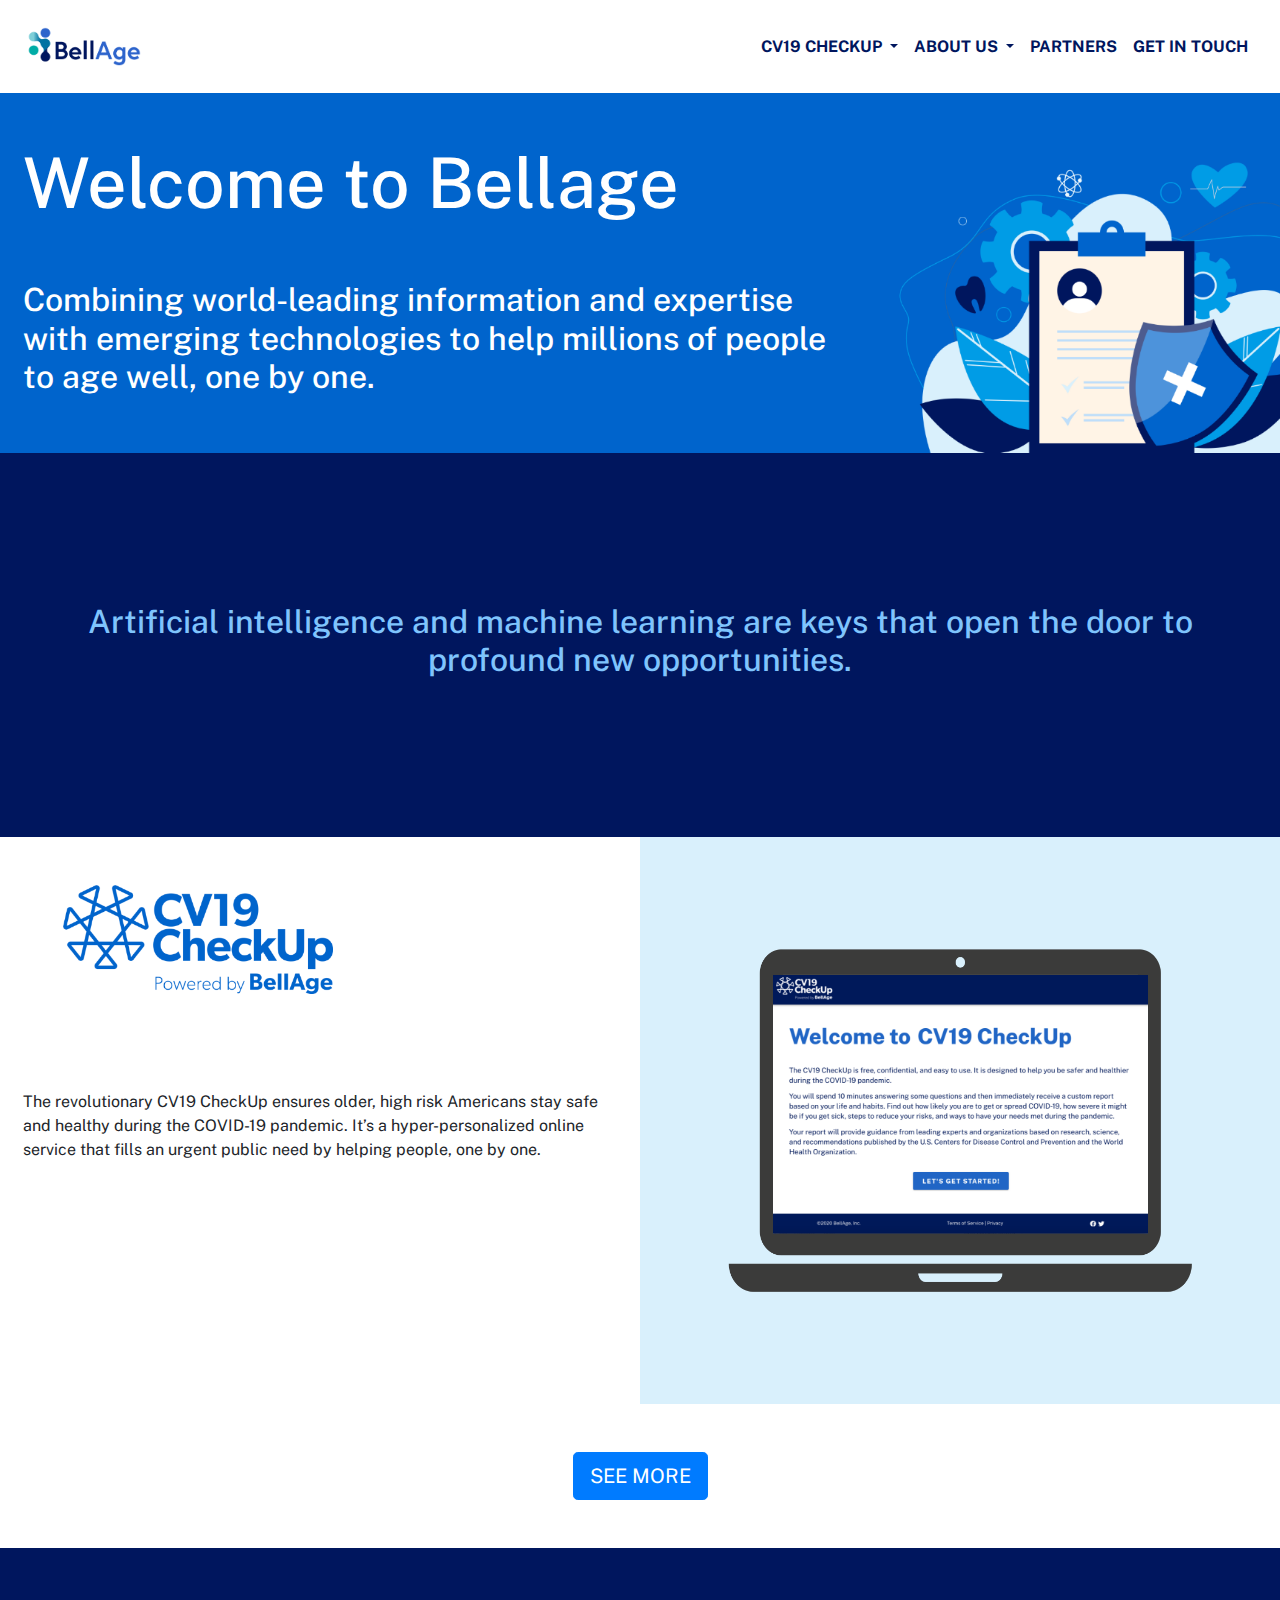
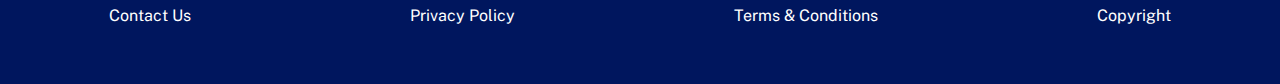
<file: index.html>
<!DOCTYPE html>
<html lang="en">
  <head>
    <!-- Required meta tags -->
    <meta charset="utf-8" />
    <meta
      name="viewport"
      content="width=device-width, initial-scale=1, shrink-to-fit=no"
    />

    <!-- Styles -->
    <link rel="stylesheet" href="/main.css" />

    <!-- Bootstrap CSS -->
    <link
      rel="stylesheet"
      href="https://stackpath.bootstrapcdn.com/bootstrap/4.5.2/css/bootstrap.min.css"
      integrity="sha384-JcKb8q3iqJ61gNV9KGb8thSsNjpSL0n8PARn9HuZOnIxN0hoP+VmmDGMN5t9UJ0Z"
      crossorigin="anonymous"
    />

    <!-- Fonts -->

    <link
      href="https://fonts.googleapis.com/css2?family=Public+Sans:wght@300;400;500;600;700&display=swap"
      rel="stylesheet"
    />

    <title>Bellage</title>
  </head>
  <body>
    <header>
      <nav class="navbar navbar-light navbar-expand-md py-4 px-4">
        <a href="index.html">
          <img src="/img/Bellage logo.png" width="120px" />
        </a>
        <button
          class="navbar-toggler"
          type="button"
          data-toggle="collapse"
          data-target="#navbarCollapse"
          aria-controls="navbarCollapse"
          aria-expanded="false"
          aria-label="Toggle navigation"
        >
          <span class="navbar-toggler-icon"></span>
        </button>
        <div class="collapse navbar-collapse" id="navbarCollapse">
          <ul class="navbar-nav ml-auto text-center">
            <li class="nav-item dropdown">
              <a
                class="nav-link dropdown-toggle"
                href="#"
                id="navbarDropdown"
                role="button"
                data-toggle="dropdown"
                aria-haspopup="true"
                aria-expanded="false"
              >
                CV19 CHECKUP
              </a>
              <div class="dropdown-menu" aria-labelledby="navbarDropdown">
                <a class="dropdown-item" href="/about.html"
                  >ABOUT THE SERVICE</a
                >
                <div class="dropdown-divider"></div>
                <a class="dropdown-item" href="./about.html#how-it-works"
                  >HOW IT WORKS</a
                >
                <div class="dropdown-divider"></div>
                <a class="dropdown-item" href="/useful.html"
                  >USEFUL RESOURCES</a
                >
              </div>
            </li>
            <li class="nav-item dropdown">
              <a
                class="nav-link dropdown-toggle"
                href="#"
                id="navbarDropdown"
                role="button"
                data-toggle="dropdown"
                aria-haspopup="true"
                aria-expanded="false"
              >
                ABOUT US
              </a>
              <div class="dropdown-menu" aria-labelledby="navbarDropdown">
                <a class="dropdown-item" href="/mission.html">MISSION</a>
                <div class="dropdown-divider"></div>
                <a class="dropdown-item" href="#">TEAM</a>
                <div class="dropdown-divider"></div>
                <a class="dropdown-item" href="#">NEWS: COMING SOON</a>
              </div>
            </li>
            <li class="nav-item">
              <a class="nav-link" href="#">PARTNERS</a>
            </li>
            <li class="nav-item">
              <a class="nav-link" href="/getintouch.html">GET IN TOUCH</a>
            </li>
          </ul>
        </div>
      </nav>
    </header>
    <!-- Section one -->

    <div class="section-one">
      <div class="container-fluid">
        <div class="row">
          <div class="col-md-8 text-left">
            <h1 class="welcome-title py-5 px-2">Welcome to Bellage</h1>
            <h2 class="px-2 pb-5">
              Combining world-leading information and expertise with emerging
              technologies to help millions of people to age well, one by one.
            </h2>
          </div>
          <div class="col-md-4 d-flex align-items-end div-img">
            <img class="first-img img-fluid" src="/img/first-img.png" />
          </div>
        </div>
      </div>
    </div>

    <!-- section two -->

    <div class="section-two">
      <div class="container">
        <div class="row">
          <div class="col-md-12">
            <h2 class="text-section-two text-center">
              Artificial intelligence and machine learning are keys that open
              the door to profound new opportunities.
            </h2>
          </div>
        </div>
      </div>
    </div>

    <!-- Section three -->

    <div class="section-three container-fluid">
      <div class="row">
        <div class="col-md-6">
          <img
            class="py-5 px-5 img-logo"
            src="/img/CV19CheckUp_BellAge_lockup_logo_blue.png"
          />
          <p class="px-2 py-5">
            The revolutionary CV19 CheckUp ensures older, high risk Americans
            stay safe and healthy during the COVID-19 pandemic. It’s a
            hyper-personalized online service that fills an urgent public need
            by helping people, one by one.
          </p>
        </div>
        <div class="col-md-6 pc-area d-flex justify-content-center">
          <img class="py-5 px-3 img-fluid" src="/img/pc.png" />
        </div>
      </div>
      <div class="text-center py-5 d-flex justify-content-center">
        <a
          href="/about.html"
          class="btn btn-primary btn-lg"
          tabindex="-1"
          role="button"
          >SEE MORE</a
        >
      </div>
    </div>

    <!-- Footer -->

    <footer>
      <div
        class="footer py-5 d-flex justify-content-around flex-wrap text-center"
      >
        <a class="px-3 py-2" href="">Contact Us</a>
        <a class="px-3 py-2" href="">Privacy Policy</a>
        <a class="px-3 py-2" href="">Terms & Conditions</a>
        <a class="px-3 py-2" href="">Copyright</a>
      </div>
    </footer>
    <!-- Optional JavaScript -->
    <!-- jQuery first, then Popper.js, then Bootstrap JS -->
    <script
      src="https://code.jquery.com/jquery-3.5.1.slim.min.js"
      integrity="sha384-DfXdz2htPH0lsSSs5nCTpuj/zy4C+OGpamoFVy38MVBnE+IbbVYUew+OrCXaRkfj"
      crossorigin="anonymous"
    ></script>
    <script
      src="https://cdn.jsdelivr.net/npm/popper.js@1.16.1/dist/umd/popper.min.js"
      integrity="sha384-9/reFTGAW83EW2RDu2S0VKaIzap3H66lZH81PoYlFhbGU+6BZp6G7niu735Sk7lN"
      crossorigin="anonymous"
    ></script>
    <script
      src="https://stackpath.bootstrapcdn.com/bootstrap/4.5.2/js/bootstrap.min.js"
      integrity="sha384-B4gt1jrGC7Jh4AgTPSdUtOBvfO8shuf57BaghqFfPlYxofvL8/KUEfYiJOMMV+rV"
      crossorigin="anonymous"
    ></script>
  </body>
</html>
</file>
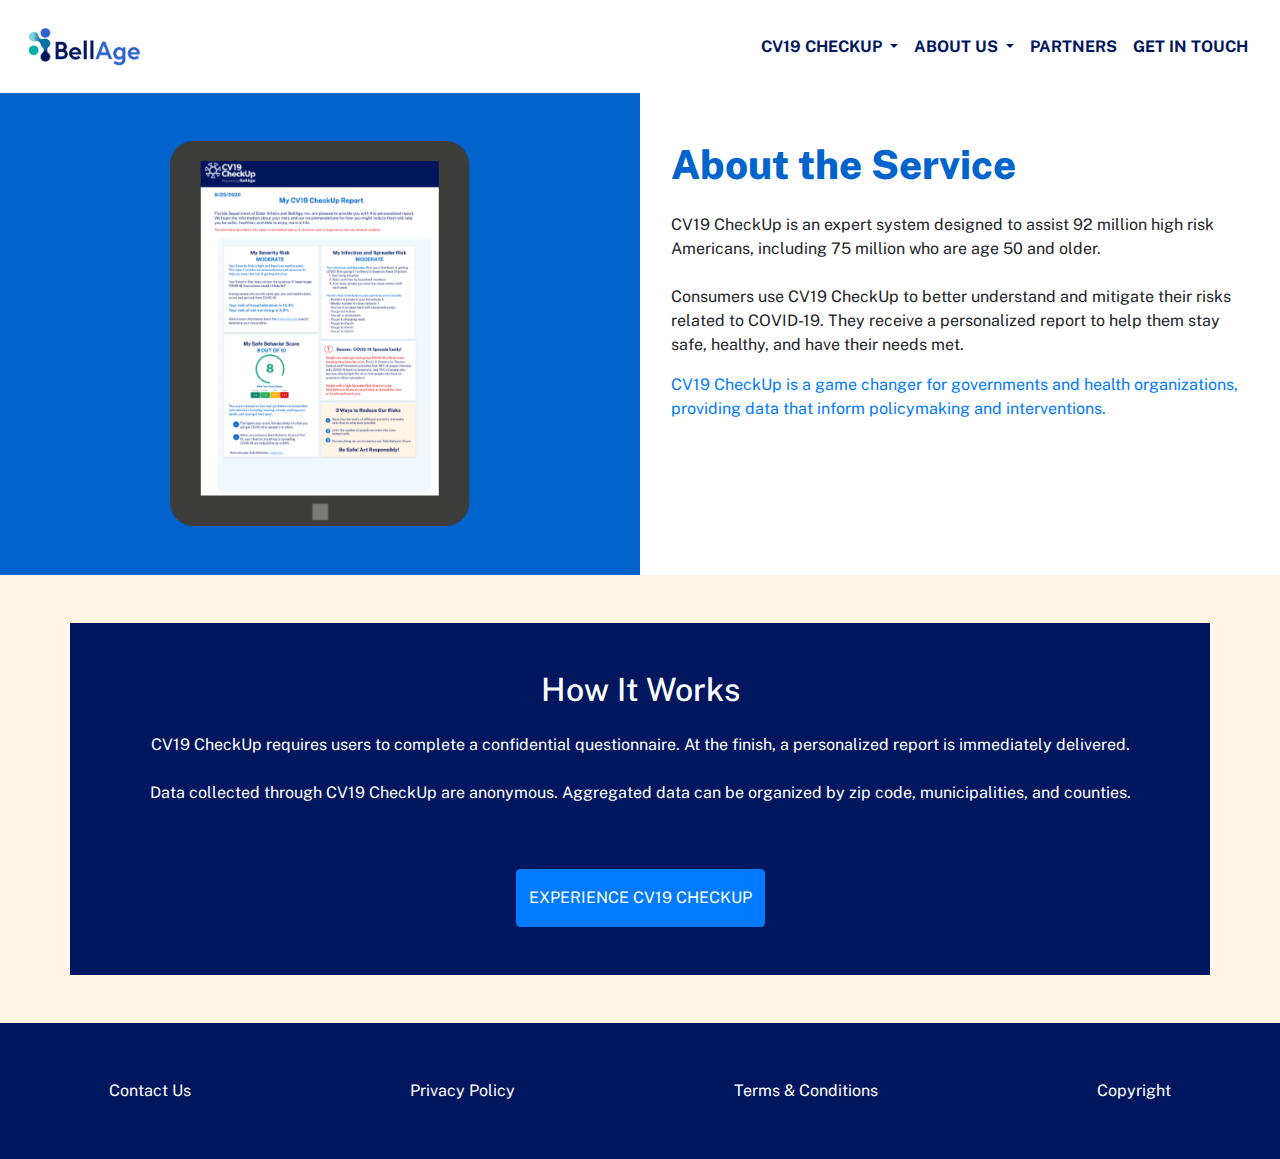
<file: about.html>
<!DOCTYPE html>
<html lang="en">
  <head>
    <!-- Required meta tags -->
    <meta charset="utf-8" />
    <meta
      name="viewport"
      content="width=device-width, initial-scale=1, shrink-to-fit=no"
    />

    <!-- Styles -->
    <link rel="stylesheet" href="/main.css" />

    <!-- Bootstrap CSS -->
    <link
      rel="stylesheet"
      href="https://stackpath.bootstrapcdn.com/bootstrap/4.5.2/css/bootstrap.min.css"
      integrity="sha384-JcKb8q3iqJ61gNV9KGb8thSsNjpSL0n8PARn9HuZOnIxN0hoP+VmmDGMN5t9UJ0Z"
      crossorigin="anonymous"
    />

    <!-- Fonts -->

    <link
      href="https://fonts.googleapis.com/css2?family=Public+Sans:wght@300;400;500;600;700;800&display=swap"
      rel="stylesheet"
    />

    <title>About</title>
  </head>
  <body>
    <header>
      <nav class="navbar navbar-light navbar-expand-md py-4 px-4">
        <a href="index.html">
          <img src="/img/Bellage logo.png" width="120px" />
        </a>
        <button
          class="navbar-toggler"
          type="button"
          data-toggle="collapse"
          data-target="#navbarCollapse"
          aria-controls="navbarCollapse"
          aria-expanded="false"
          aria-label="Toggle navigation"
        >
          <span class="navbar-toggler-icon"></span>
        </button>
        <div class="collapse navbar-collapse" id="navbarCollapse">
          <ul class="navbar-nav ml-auto text-center">
            <li class="nav-item dropdown">
              <a
                class="nav-link dropdown-toggle"
                href="#"
                id="navbarDropdown"
                role="button"
                data-toggle="dropdown"
                aria-haspopup="true"
                aria-expanded="false"
              >
                CV19 CHECKUP
              </a>
              <div class="dropdown-menu" aria-labelledby="navbarDropdown">
                <a class="dropdown-item" href="/about.html"
                  >ABOUT THE SERVICE</a
                >
                <div class="dropdown-divider"></div>
                <a class="dropdown-item" href="./about.html#how-it-works"
                  >HOW IT WORKS</a
                >
                <div class="dropdown-divider"></div>
                <a class="dropdown-item" href="/useful.html"
                  >USEFUL RESOURCES</a
                >
              </div>
            </li>
            <li class="nav-item dropdown">
              <a
                class="nav-link dropdown-toggle"
                href="#"
                id="navbarDropdown"
                role="button"
                data-toggle="dropdown"
                aria-haspopup="true"
                aria-expanded="false"
              >
                ABOUT US
              </a>
              <div class="dropdown-menu" aria-labelledby="navbarDropdown">
                <a class="dropdown-item" href="/mission.html">MISSION</a>
                <div class="dropdown-divider"></div>
                <a class="dropdown-item" href="#">TEAM</a>
                <div class="dropdown-divider"></div>
                <a class="dropdown-item" href="#">NEWS: COMING SOON</a>
              </div>
            </li>
            <li class="nav-item">
              <a class="nav-link" href="#">PARTNERS</a>
            </li>
            <li class="nav-item">
              <a class="nav-link" href="/getintouch.html">GET IN TOUCH</a>
            </li>
          </ul>
        </div>
      </nav>
    </header>
    <!-- Section One About -->
    <div class="container-fluid">
      <div class="row">
        <div class="col-md-6 tablet-area d-flex justify-content-center">
          <img class="py-5 img-tablet" src="/img/tablet.png" />
        </div>
        <div class="col-md-6">
          <h1 class="px-3 pt-5 blue-title">About the Service</h1>
          <p class="px-3 pt-3">
            CV19 CheckUp is an expert system designed to assist 92 million high
            risk Americans, including 75 million who are age 50 and older.
            <br />
            <br />
            Consumers use CV19 CheckUp to better understand and mitigate their
            risks related to COVID-19. They receive a personalized report to
            help them stay safe, healthy, and have their needs met.
          </p>
          <p class="px-3 text-primary">
            CV19 CheckUp is a game changer for governments and health
            organizations, providing data that inform policymaking and
            interventions.
          </p>
        </div>
      </div>
    </div>

    <!-- Section two About -->

    <div class="section-two-about text-center py-5" id="how-it-works">
      <div class="container items-section-two py-5">
        <h2 class="px-5 pb-3">How It Works</h2>
        <p class="px-3">
          CV19 CheckUp requires users to complete a confidential questionnaire.
          At the finish, a personalized report is immediately delivered. <br />
          <br />
          Data collected through CV19 CheckUp are anonymous. Aggregated data can
          be organized by zip code, municipalities, and counties.
        </p>
        <button class="btn btn-primary btn-large py-3 mt-5">
          EXPERIENCE CV19 CHECKUP
        </button>
      </div>
    </div>

    <!-- Footer -->

    <footer>
      <div
        class="footer py-5 d-flex justify-content-around flex-wrap text-center"
      >
        <a class="px-3 py-2" href="">Contact Us</a>
        <a class="px-3 py-2" href="">Privacy Policy</a>
        <a class="px-3 py-2" href="">Terms & Conditions</a>
        <a class="px-3 py-2" href="">Copyright</a>
      </div>
    </footer>

    <!-- Optional JavaScript -->
    <!-- jQuery first, then Popper.js, then Bootstrap JS -->
    <script
      src="https://code.jquery.com/jquery-3.5.1.slim.min.js"
      integrity="sha384-DfXdz2htPH0lsSSs5nCTpuj/zy4C+OGpamoFVy38MVBnE+IbbVYUew+OrCXaRkfj"
      crossorigin="anonymous"
    ></script>
    <script
      src="https://cdn.jsdelivr.net/npm/popper.js@1.16.1/dist/umd/popper.min.js"
      integrity="sha384-9/reFTGAW83EW2RDu2S0VKaIzap3H66lZH81PoYlFhbGU+6BZp6G7niu735Sk7lN"
      crossorigin="anonymous"
    ></script>
    <script
      src="https://stackpath.bootstrapcdn.com/bootstrap/4.5.2/js/bootstrap.min.js"
      integrity="sha384-B4gt1jrGC7Jh4AgTPSdUtOBvfO8shuf57BaghqFfPlYxofvL8/KUEfYiJOMMV+rV"
      crossorigin="anonymous"
    ></script>
  </body>
</html>
</file>
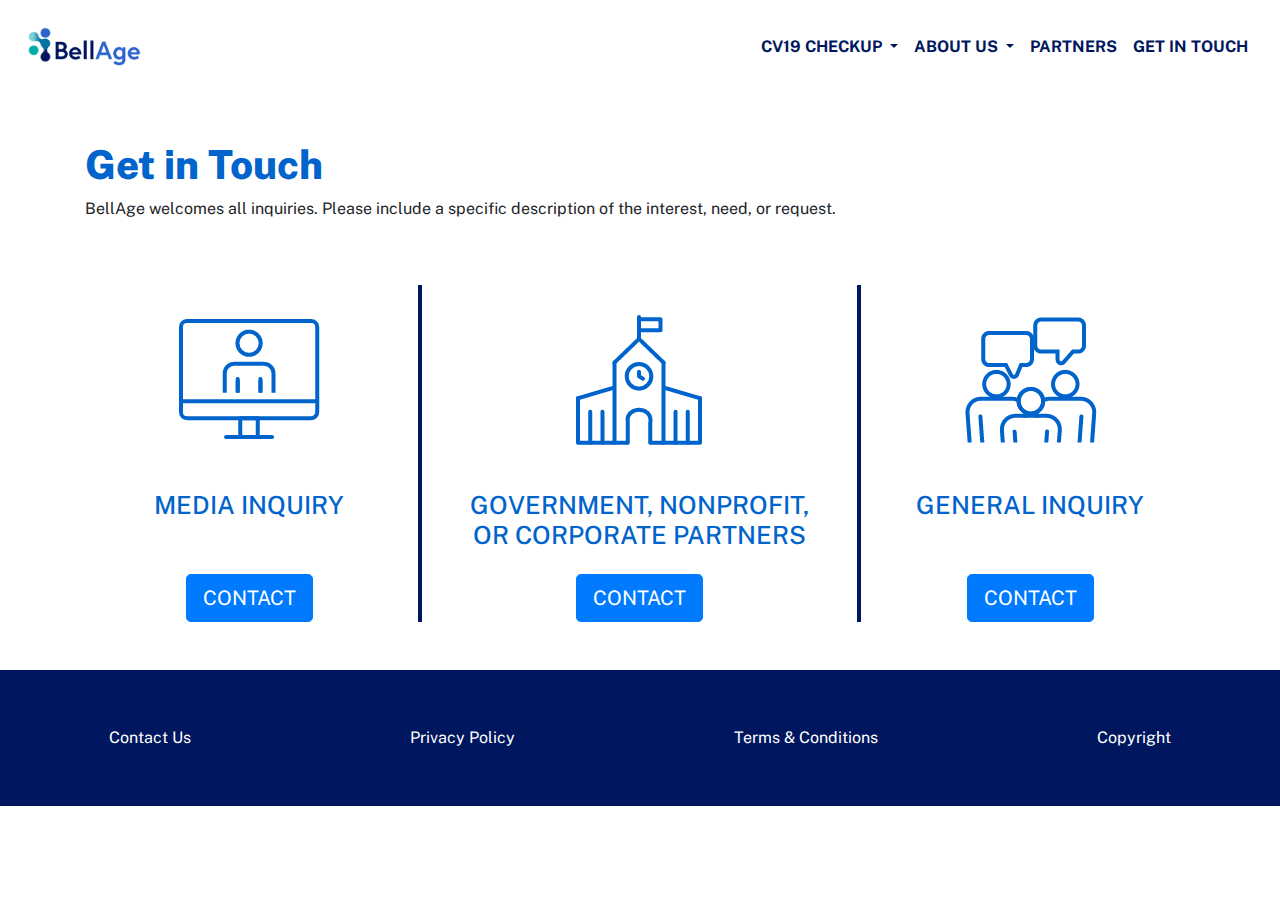
<file: getintouch.html>
<!DOCTYPE html>
<html lang="en">
  <head>
    <!-- Required meta tags -->
    <meta charset="utf-8" />
    <meta
      name="viewport"
      content="width=device-width, initial-scale=1, shrink-to-fit=no"
    />

    <!-- Styles -->
    <link rel="stylesheet" href="/main.css" />

    <!-- Fonts -->

    <link
      href="https://fonts.googleapis.com/css2?family=Public+Sans:wght@300;400;500;600;700;800&display=swap"
      rel="stylesheet"
    />

    <!-- Bootstrap CSS -->
    <link
      rel="stylesheet"
      href="https://stackpath.bootstrapcdn.com/bootstrap/4.5.2/css/bootstrap.min.css"
      integrity="sha384-JcKb8q3iqJ61gNV9KGb8thSsNjpSL0n8PARn9HuZOnIxN0hoP+VmmDGMN5t9UJ0Z"
      crossorigin="anonymous"
    />

    <title>Get in Touch</title>
  </head>
  <body>
    <header>
      <nav class="navbar navbar-light navbar-expand-md py-4 px-4">
        <a href="index.html">
          <img src="/img/Bellage logo.png" width="120px" />
        </a>
        <button
          class="navbar-toggler"
          type="button"
          data-toggle="collapse"
          data-target="#navbarCollapse"
          aria-controls="navbarCollapse"
          aria-expanded="false"
          aria-label="Toggle navigation"
        >
          <span class="navbar-toggler-icon"></span>
        </button>
        <div class="collapse navbar-collapse" id="navbarCollapse">
          <ul class="navbar-nav ml-auto text-center">
            <li class="nav-item dropdown">
              <a
                class="nav-link dropdown-toggle"
                href="#"
                id="navbarDropdown"
                role="button"
                data-toggle="dropdown"
                aria-haspopup="true"
                aria-expanded="false"
              >
                CV19 CHECKUP
              </a>
              <div class="dropdown-menu" aria-labelledby="navbarDropdown">
                <a class="dropdown-item" href="/about.html"
                  >ABOUT THE SERVICE</a
                >
                <div class="dropdown-divider"></div>
                <a class="dropdown-item" href="./about.html#how-it-works"
                  >HOW IT WORKS</a
                >
                <div class="dropdown-divider"></div>
                <a class="dropdown-item" href="/useful.html"
                  >USEFUL RESOURCES</a
                >
              </div>
            </li>
            <li class="nav-item dropdown">
              <a
                class="nav-link dropdown-toggle"
                href="#"
                id="navbarDropdown"
                role="button"
                data-toggle="dropdown"
                aria-haspopup="true"
                aria-expanded="false"
              >
                ABOUT US
              </a>
              <div class="dropdown-menu" aria-labelledby="navbarDropdown">
                <a class="dropdown-item" href="/mission.html">MISSION</a>
                <div class="dropdown-divider"></div>
                <a class="dropdown-item" href="#">TEAM</a>
                <div class="dropdown-divider"></div>
                <a class="dropdown-item" href="#">NEWS: COMING SOON</a>
              </div>
            </li>
            <li class="nav-item">
              <a class="nav-link" href="#">PARTNERS</a>
            </li>
            <li class="nav-item">
              <a class="nav-link" href="/getintouch.html">GET IN TOUCH</a>
            </li>
          </ul>
        </div>
      </nav>
    </header>
    <div class="container">
      <div>
        <h1 class="blue-title pt-5">Get in Touch</h1>
        <p>
          BellAge welcomes all inquiries. Please include a specific description
          of the interest, need, or request.
        </p>
      </div>
      <div class="container-fluid py-5">
        <div class="d-flex justify-content-around flex-wrap">
          <div class="text-center px-3">
            <img src="/img/component15.png" alt="" />
            <h3 class="text-get py-3">MEDIA INQUIRY <br /><br /></h3>
            <button class="btn btn-primary btn-lg">CONTACT</button>
          </div>
          <div class="text-center border-church px-5">
            <img src="/img/component16.png" alt="" />
            <h3 class="text-get py-3">
              GOVERNMENT, NONPROFIT, <br />
              OR CORPORATE PARTNERS
            </h3>
            <button class="btn btn-primary btn-lg">CONTACT</button>
          </div>
          <div class="text-center px-3">
            <img src="/img/component17.png" alt="" />
            <h3 class="text-get py-3">GENERAL INQUIRY <br /><br /></h3>
            <button class="btn btn-primary btn-lg">CONTACT</button>
          </div>
        </div>
      </div>
    </div>

    <!-- Footer -->

    <footer>
      <div
        class="footer py-5 d-flex justify-content-around flex-wrap text-center"
      >
        <a class="px-3 py-2" href="">Contact Us</a>
        <a class="px-3 py-2" href="">Privacy Policy</a>
        <a class="px-3 py-2" href="">Terms & Conditions</a>
        <a class="px-3 py-2" href="">Copyright</a>
      </div>
    </footer>

    <!-- Optional JavaScript -->
    <!-- jQuery first, then Popper.js, then Bootstrap JS -->
    <script
      src="https://code.jquery.com/jquery-3.5.1.slim.min.js"
      integrity="sha384-DfXdz2htPH0lsSSs5nCTpuj/zy4C+OGpamoFVy38MVBnE+IbbVYUew+OrCXaRkfj"
      crossorigin="anonymous"
    ></script>
    <script
      src="https://cdn.jsdelivr.net/npm/popper.js@1.16.1/dist/umd/popper.min.js"
      integrity="sha384-9/reFTGAW83EW2RDu2S0VKaIzap3H66lZH81PoYlFhbGU+6BZp6G7niu735Sk7lN"
      crossorigin="anonymous"
    ></script>
    <script
      src="https://stackpath.bootstrapcdn.com/bootstrap/4.5.2/js/bootstrap.min.js"
      integrity="sha384-B4gt1jrGC7Jh4AgTPSdUtOBvfO8shuf57BaghqFfPlYxofvL8/KUEfYiJOMMV+rV"
      crossorigin="anonymous"
    ></script>
  </body>
</html>
</file>
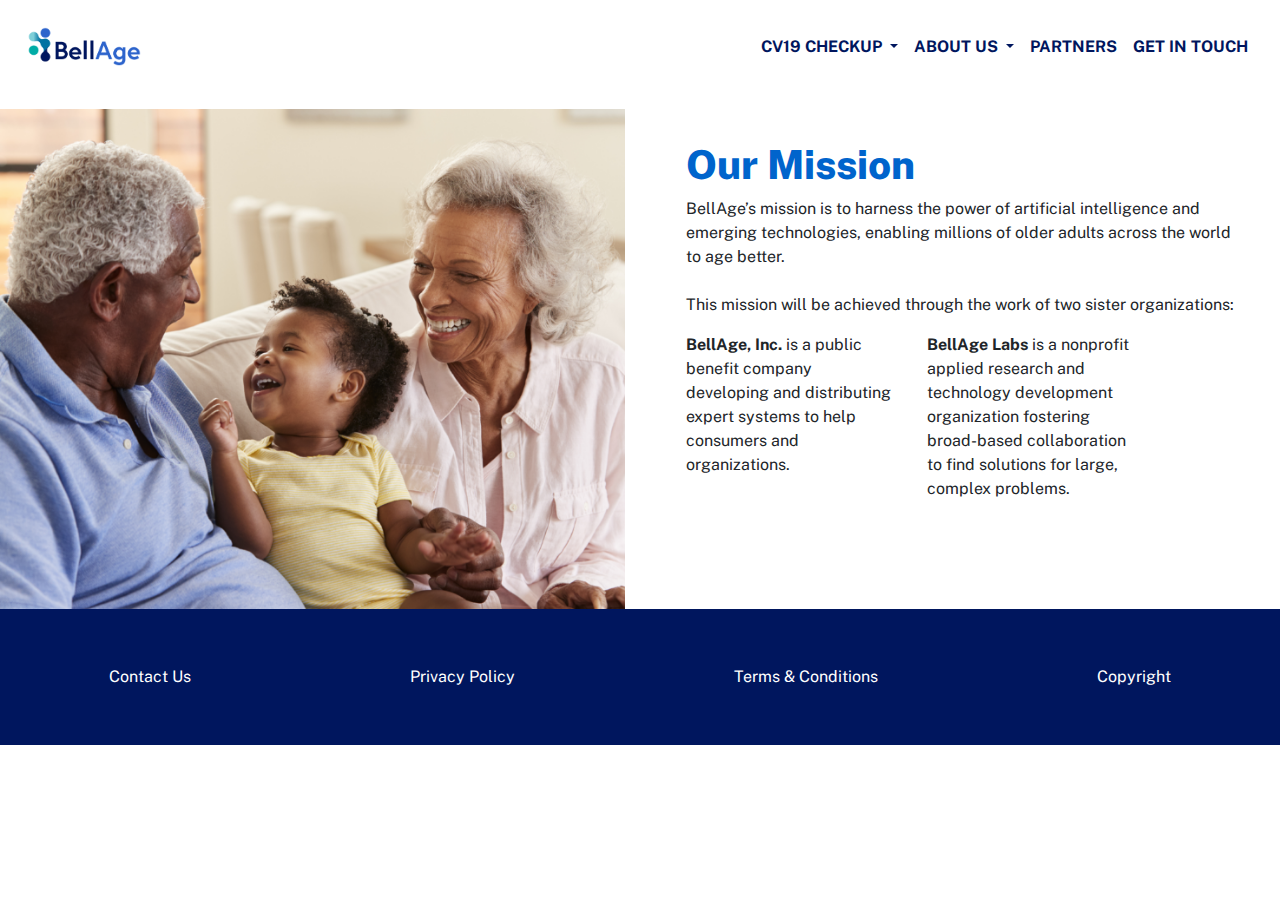
<file: mission.html>
<!DOCTYPE html>
<html lang="en">
  <head>
    <!-- Required meta tags -->
    <meta charset="utf-8" />
    <meta
      name="viewport"
      content="width=device-width, initial-scale=1, shrink-to-fit=no"
    />

    <!-- Styles -->
    <link rel="stylesheet" href="/main.css" />

    <!-- Fonts -->

    <link
      href="https://fonts.googleapis.com/css2?family=Public+Sans:wght@300;400;500;600;700;800&display=swap"
      rel="stylesheet"
    />

    <!-- Bootstrap CSS -->
    <link
      rel="stylesheet"
      href="https://stackpath.bootstrapcdn.com/bootstrap/4.5.2/css/bootstrap.min.css"
      integrity="sha384-JcKb8q3iqJ61gNV9KGb8thSsNjpSL0n8PARn9HuZOnIxN0hoP+VmmDGMN5t9UJ0Z"
      crossorigin="anonymous"
    />

    <title>Mission</title>
  </head>
  <body>
    <header>
      <nav class="navbar navbar-light navbar-expand-md py-4 px-4">
        <a href="index.html">
          <img src="/img/Bellage logo.png" width="120px" />
        </a>
        <button
          class="navbar-toggler"
          type="button"
          data-toggle="collapse"
          data-target="#navbarCollapse"
          aria-controls="navbarCollapse"
          aria-expanded="false"
          aria-label="Toggle navigation"
        >
          <span class="navbar-toggler-icon"></span>
        </button>
        <div class="collapse navbar-collapse" id="navbarCollapse">
          <ul class="navbar-nav ml-auto text-center">
            <li class="nav-item dropdown">
              <a
                class="nav-link dropdown-toggle"
                href="#"
                id="navbarDropdown"
                role="button"
                data-toggle="dropdown"
                aria-haspopup="true"
                aria-expanded="false"
              >
                CV19 CHECKUP
              </a>
              <div class="dropdown-menu" aria-labelledby="navbarDropdown">
                <a class="dropdown-item" href="/about.html"
                  >ABOUT THE SERVICE</a
                >
                <div class="dropdown-divider"></div>
                <a class="dropdown-item" href="./about.html#how-it-works"
                  >HOW IT WORKS</a
                >
                <div class="dropdown-divider"></div>
                <a class="dropdown-item" href="/useful.html"
                  >USEFUL RESOURCES</a
                >
              </div>
            </li>
            <li class="nav-item dropdown">
              <a
                class="nav-link dropdown-toggle"
                href="#"
                id="navbarDropdown"
                role="button"
                data-toggle="dropdown"
                aria-haspopup="true"
                aria-expanded="false"
              >
                ABOUT US
              </a>
              <div class="dropdown-menu" aria-labelledby="navbarDropdown">
                <a class="dropdown-item" href="/mission.html">MISSION</a>
                <div class="dropdown-divider"></div>
                <a class="dropdown-item" href="#">TEAM</a>
                <div class="dropdown-divider"></div>
                <a class="dropdown-item" href="#">NEWS: COMING SOON</a>
              </div>
            </li>
            <li class="nav-item">
              <a class="nav-link" href="#">PARTNERS</a>
            </li>
            <li class="nav-item">
              <a class="nav-link" href="/getintouch.html">GET IN TOUCH</a>
            </li>
          </ul>
        </div>
      </nav>
      <div>
        <div class="container-fluid">
          <div class="row">
            <div class="col-md-6 text-center pl-0">
              <img src="/img/mission-photo.png" class="img-mission pt-3" />
            </div>
            <div class="col-md-6">
              <div class="container">
                <div class="px-3 py-5">
                  <h1 class="blue-title">Our Mission</h1>
                  <p>
                    BellAge’s mission is to harness the power of artificial
                    intelligence and emerging technologies, enabling millions of
                    older adults across the world to age better. <br /><br />
                    This mission will be achieved through the work of two sister
                    organizations:
                  </p>
                  <div class="row">
                    <div class="col-md-5">
                      <p>
                        <strong>BellAge, Inc.</strong> is a public benefit
                        company developing and distributing expert systems to
                        help consumers and organizations.
                      </p>
                    </div>
                    <div class="col-md-5">
                      <p>
                        <strong>BellAge Labs</strong> is a nonprofit applied
                        research and technology development organization
                        fostering broad-based collaboration to find solutions
                        for large, complex problems.
                      </p>
                    </div>
                  </div>
                </div>
              </div>
            </div>
          </div>
        </div>
      </div>
    </header>

    <!-- Footer -->

    <footer>
      <div
        class="footer py-5 d-flex justify-content-around flex-wrap text-center"
      >
        <a class="px-3 py-2" href="">Contact Us</a>
        <a class="px-3 py-2" href="">Privacy Policy</a>
        <a class="px-3 py-2" href="">Terms & Conditions</a>
        <a class="px-3 py-2" href="">Copyright</a>
      </div>
    </footer>

    <!-- Optional JavaScript -->
    <!-- jQuery first, then Popper.js, then Bootstrap JS -->
    <script
      src="https://code.jquery.com/jquery-3.5.1.slim.min.js"
      integrity="sha384-DfXdz2htPH0lsSSs5nCTpuj/zy4C+OGpamoFVy38MVBnE+IbbVYUew+OrCXaRkfj"
      crossorigin="anonymous"
    ></script>
    <script
      src="https://cdn.jsdelivr.net/npm/popper.js@1.16.1/dist/umd/popper.min.js"
      integrity="sha384-9/reFTGAW83EW2RDu2S0VKaIzap3H66lZH81PoYlFhbGU+6BZp6G7niu735Sk7lN"
      crossorigin="anonymous"
    ></script>
    <script
      src="https://stackpath.bootstrapcdn.com/bootstrap/4.5.2/js/bootstrap.min.js"
      integrity="sha384-B4gt1jrGC7Jh4AgTPSdUtOBvfO8shuf57BaghqFfPlYxofvL8/KUEfYiJOMMV+rV"
      crossorigin="anonymous"
    ></script>
  </body>
</html>
</file>
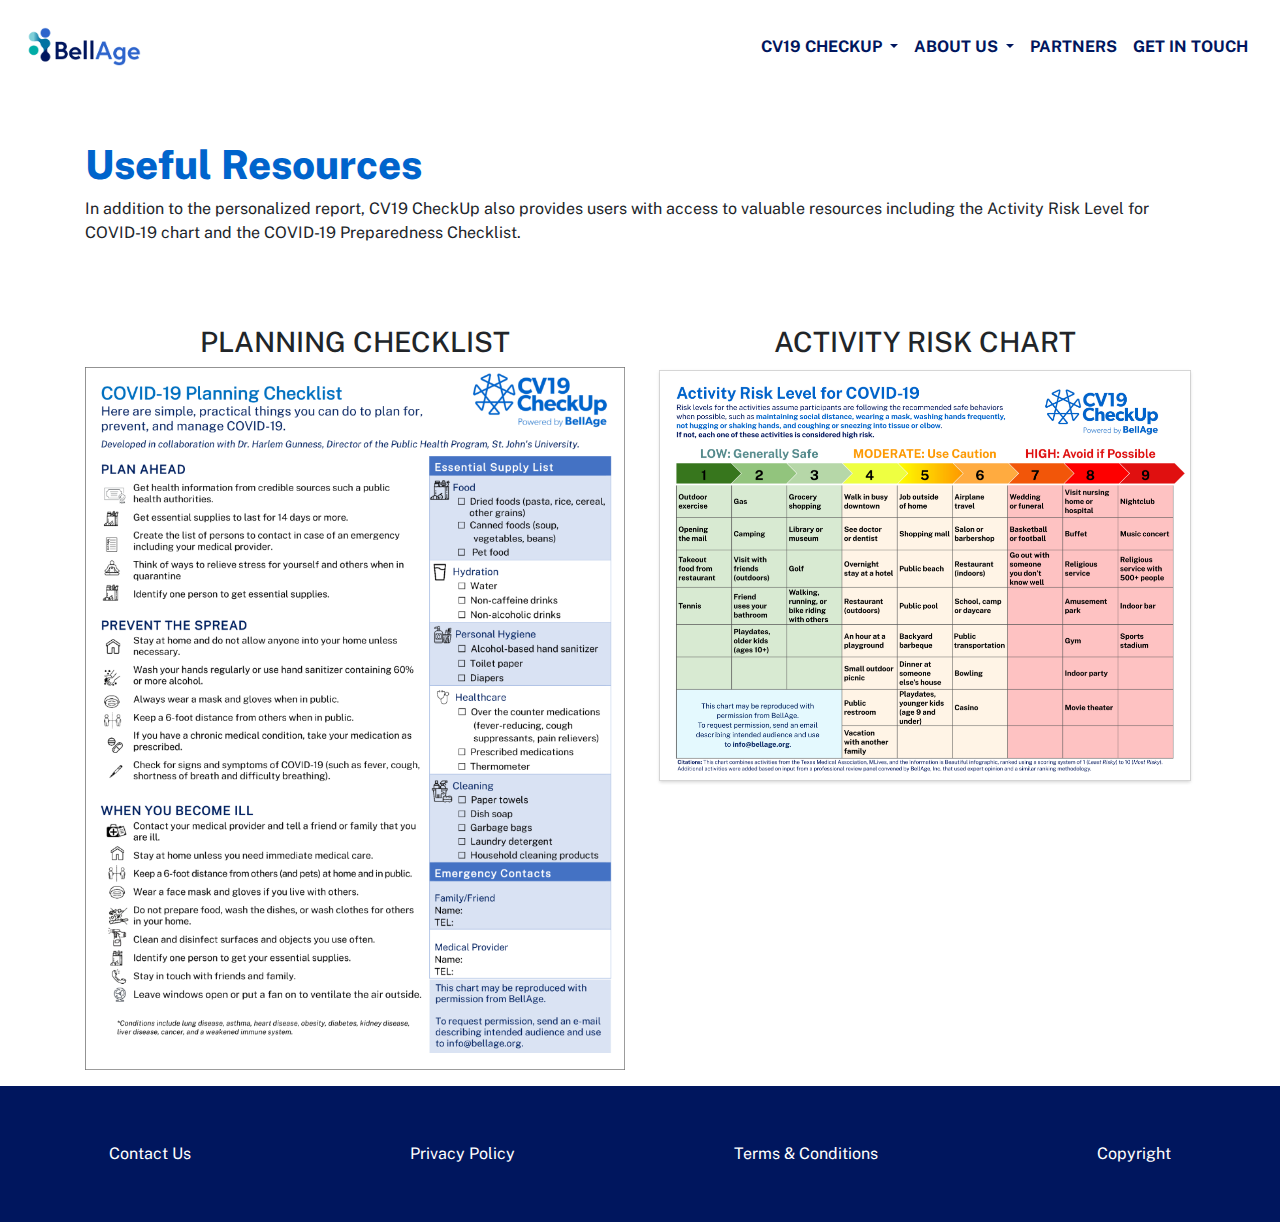
<file: useful.html>
<!DOCTYPE html>
<html lang="en">
  <head>
    <!-- Required meta tags -->
    <meta charset="utf-8" />
    <meta
      name="viewport"
      content="width=device-width, initial-scale=1, shrink-to-fit=no"
    />

    <!-- Styles -->
    <link rel="stylesheet" href="/main.css" />

    <!-- Fonts -->

    <link
      href="https://fonts.googleapis.com/css2?family=Public+Sans:wght@300;400;500;600;700;800&display=swap"
      rel="stylesheet"
    />

    <!-- Bootstrap CSS -->
    <link
      rel="stylesheet"
      href="https://stackpath.bootstrapcdn.com/bootstrap/4.5.2/css/bootstrap.min.css"
      integrity="sha384-JcKb8q3iqJ61gNV9KGb8thSsNjpSL0n8PARn9HuZOnIxN0hoP+VmmDGMN5t9UJ0Z"
      crossorigin="anonymous"
    />

    <title>Useful</title>
  </head>
  <body>
    <header>
      <nav class="navbar navbar-light navbar-expand-md py-4 px-4">
        <a href="index.html">
          <img src="/img/Bellage logo.png" width="120px" />
        </a>
        <button
          class="navbar-toggler"
          type="button"
          data-toggle="collapse"
          data-target="#navbarCollapse"
          aria-controls="navbarCollapse"
          aria-expanded="false"
          aria-label="Toggle navigation"
        >
          <span class="navbar-toggler-icon"></span>
        </button>
        <div class="collapse navbar-collapse" id="navbarCollapse">
          <ul class="navbar-nav ml-auto text-center">
            <li class="nav-item dropdown">
              <a
                class="nav-link dropdown-toggle"
                href="#"
                id="navbarDropdown"
                role="button"
                data-toggle="dropdown"
                aria-haspopup="true"
                aria-expanded="false"
              >
                CV19 CHECKUP
              </a>
              <div class="dropdown-menu" aria-labelledby="navbarDropdown">
                <a class="dropdown-item" href="/about.html"
                  >ABOUT THE SERVICE</a
                >
                <div class="dropdown-divider"></div>
                <a class="dropdown-item" href="./about.html#how-it-works"
                  >HOW IT WORKS</a
                >
                <div class="dropdown-divider"></div>
                <a class="dropdown-item" href="/useful.html"
                  >USEFUL RESOURCES</a
                >
              </div>
            </li>
            <li class="nav-item dropdown">
              <a
                class="nav-link dropdown-toggle"
                href="#"
                id="navbarDropdown"
                role="button"
                data-toggle="dropdown"
                aria-haspopup="true"
                aria-expanded="false"
              >
                ABOUT US
              </a>
              <div class="dropdown-menu" aria-labelledby="navbarDropdown">
                <a class="dropdown-item" href="/mission.html">MISSION</a>
                <div class="dropdown-divider"></div>
                <a class="dropdown-item" href="#">TEAM</a>
                <div class="dropdown-divider"></div>
                <a class="dropdown-item" href="#">NEWS: COMING SOON</a>
              </div>
            </li>
            <li class="nav-item">
              <a class="nav-link" href="#">PARTNERS</a>
            </li>
            <li class="nav-item">
              <a class="nav-link" href="/getintouch.html">GET IN TOUCH</a>
            </li>
          </ul>
        </div>
      </nav>
    </header>
    <div class="container">
      <div class="row">
        <div class="col-md-12">
          <h1 class="pt-5 blue-title">Useful Resources</h1>
          <p class="pb-5">
            In addition to the personalized report, CV19 CheckUp also provides
            users with access to valuable resources including the Activity Risk
            Level for COVID-19 chart and the COVID-19 Preparedness Checklist.
          </p>
        </div>
        <div class="col-md-6 py-3">
          <h3 class="text-center">PLANNING CHECKLIST</h3>
          <img class="img-useful text-center" src="/img/planning.png" />
        </div>
        <div class="col-md-6 py-3">
          <h3 class="text-center">ACTIVITY RISK CHART</h3>
          <img class="img-useful text-center" src="/img/activity-risk.png" />
        </div>
      </div>
    </div>

    <!-- Footer -->

    <footer>
      <div
        class="footer py-5 d-flex justify-content-around flex-wrap text-center"
      >
        <a class="px-3 py-2" href="">Contact Us</a>
        <a class="px-3 py-2" href="">Privacy Policy</a>
        <a class="px-3 py-2" href="">Terms & Conditions</a>
        <a class="px-3 py-2" href="">Copyright</a>
      </div>
    </footer>

    <!-- Optional JavaScript -->
    <!-- jQuery first, then Popper.js, then Bootstrap JS -->
    <script
      src="https://code.jquery.com/jquery-3.5.1.slim.min.js"
      integrity="sha384-DfXdz2htPH0lsSSs5nCTpuj/zy4C+OGpamoFVy38MVBnE+IbbVYUew+OrCXaRkfj"
      crossorigin="anonymous"
    ></script>
    <script
      src="https://cdn.jsdelivr.net/npm/popper.js@1.16.1/dist/umd/popper.min.js"
      integrity="sha384-9/reFTGAW83EW2RDu2S0VKaIzap3H66lZH81PoYlFhbGU+6BZp6G7niu735Sk7lN"
      crossorigin="anonymous"
    ></script>
    <script
      src="https://stackpath.bootstrapcdn.com/bootstrap/4.5.2/js/bootstrap.min.js"
      integrity="sha384-B4gt1jrGC7Jh4AgTPSdUtOBvfO8shuf57BaghqFfPlYxofvL8/KUEfYiJOMMV+rV"
      crossorigin="anonymous"
    ></script>
  </body>
</html>
</file>
<file: main.css>
/* Fonts */

body {
  font-family: "Public Sans", sans-serif !important;
}

.blue-title {
  color: #0064cc;
  font-weight: 800;
}

/* Nav */
.nav-link {
  color: #00165e !important;
  font-weight: bold !important;
}
.navbar {
  background-color: white !important;
}

/* Index */

/* section one */

.section-one {
  background-color: #0064cc;
  color: white;
  height: 100%;
}

.div-img {
  padding-right: 0% !important;
}

.first-img {
  width: 100%;
}

.welcome-title {
  font-size: 40px;
  width: 100%;
}

@media (min-width: 420px) {
  .welcome-title {
    font-size: 70px;
    width: 100%;
  }
}

.welcome-text {
  font-size: 40px;
}

/* section two */

.section-two {
  background-color: #00165e;
  color: #7fc4fd;
  width: 100%;
  height: 100%;
}

.text-section-two {
  padding-top: 150px;
  padding-bottom: 150px;
}

/* Section three */

.pc-area {
  background-color: #d9f0fc;
}

.img-logo {
  width: 90%;
}

@media (min-width: 992px) {
  .img-logo {
    width: 60%;
  }
}

/* About */

/* Section one about */

.tablet-area {
  background-color: #0064cc;
}

.img-tablet {
  width: 90%;
}

@media (min-width: 992px) {
  .img-tablet {
    width: 300px;
  }
}

.section-two-about {
  background-color: #fff4e6;
  width: 100%;
  height: auto;
}

.items-section-two {
  background-color: #00165e;
  color: white;
}

/* Useful */

.img-useful {
  width: 100%;
}

/* mission */

.img-mission {
  width: 100%;
}

/* Get in touch */

.text-get {
  color: #0064cc;
  font-size: 25px;
}

@media (min-width: 1200px) {
  .border-church {
    border-right: 4px solid #00165e;
    border-left: 4px solid #00165e;
  }
}

/* Footer */

.footer a {
  color: white !important;
  background-color: #00165e;
}

.footer {
  background-color: #00165e;
}

@media (max-width: 576px) {
  .footer {
    display: flex;
    flex-direction: column;
  }
}
</file>
